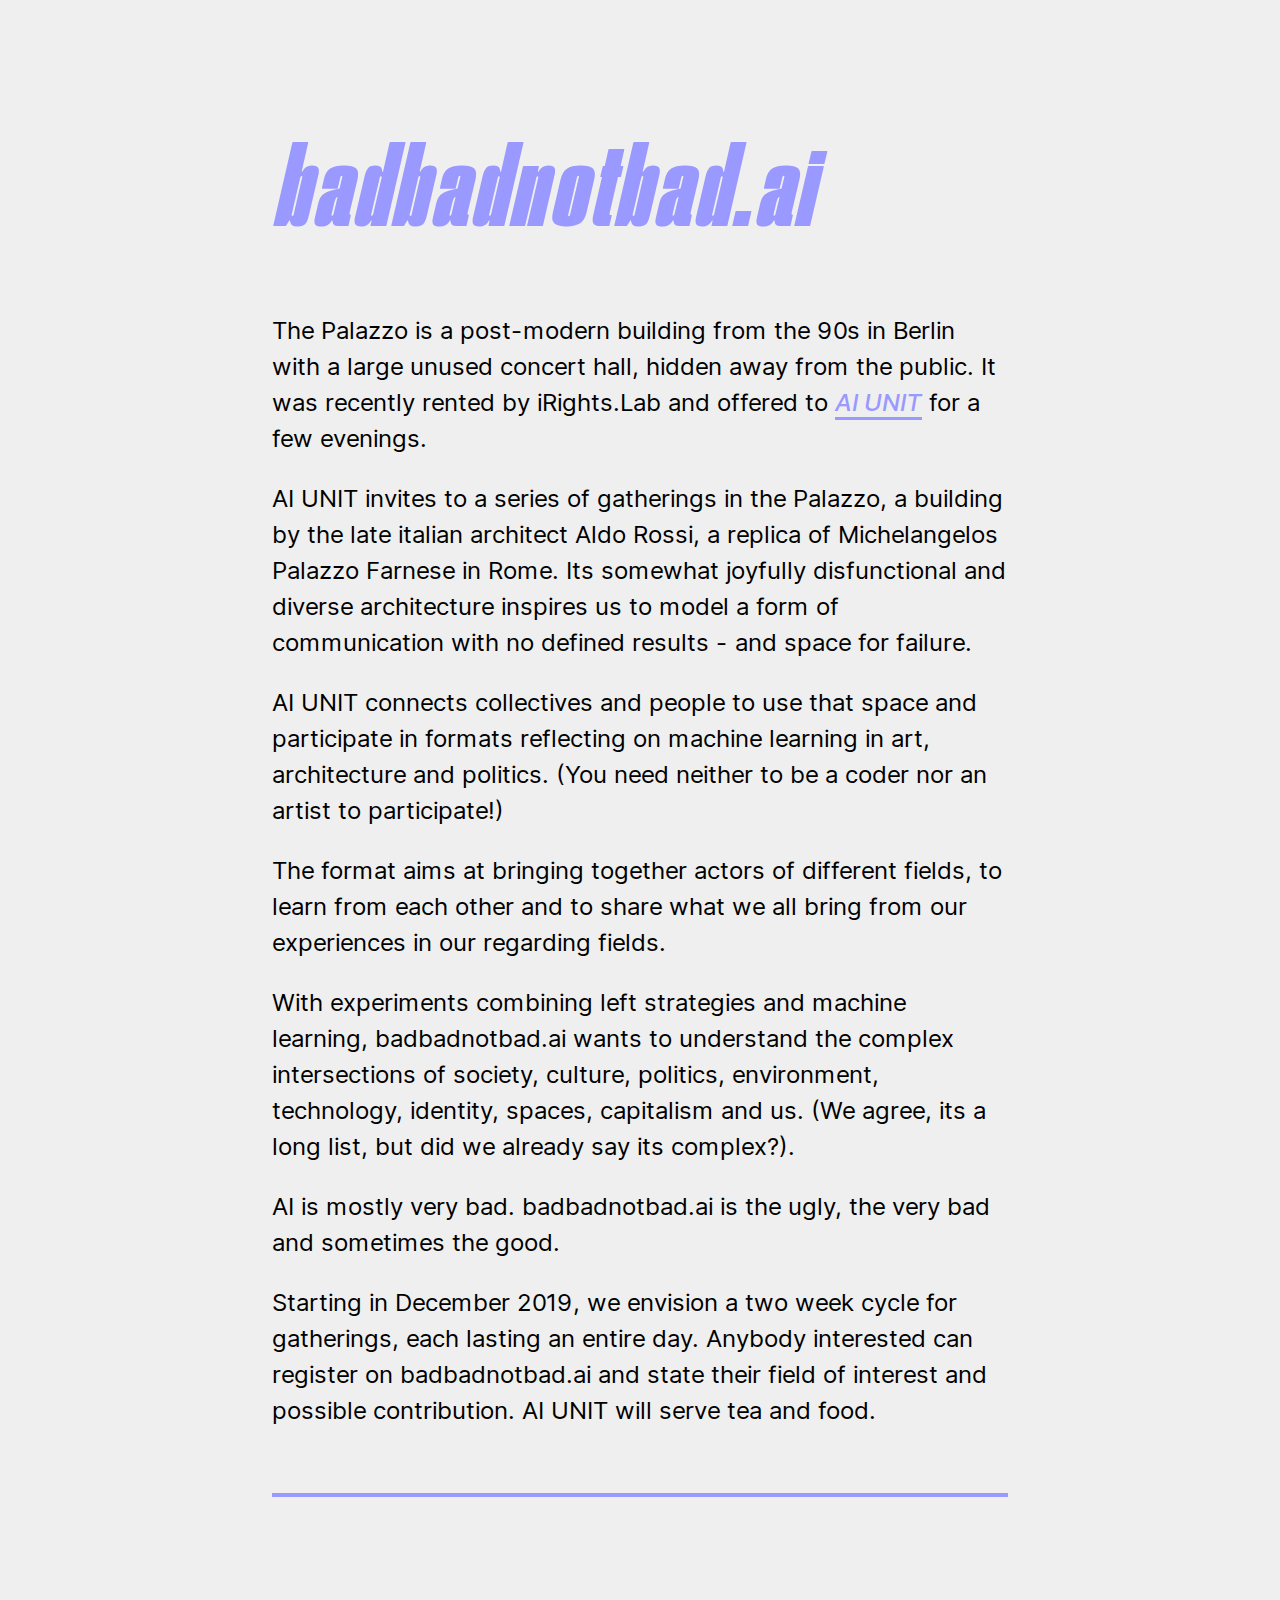
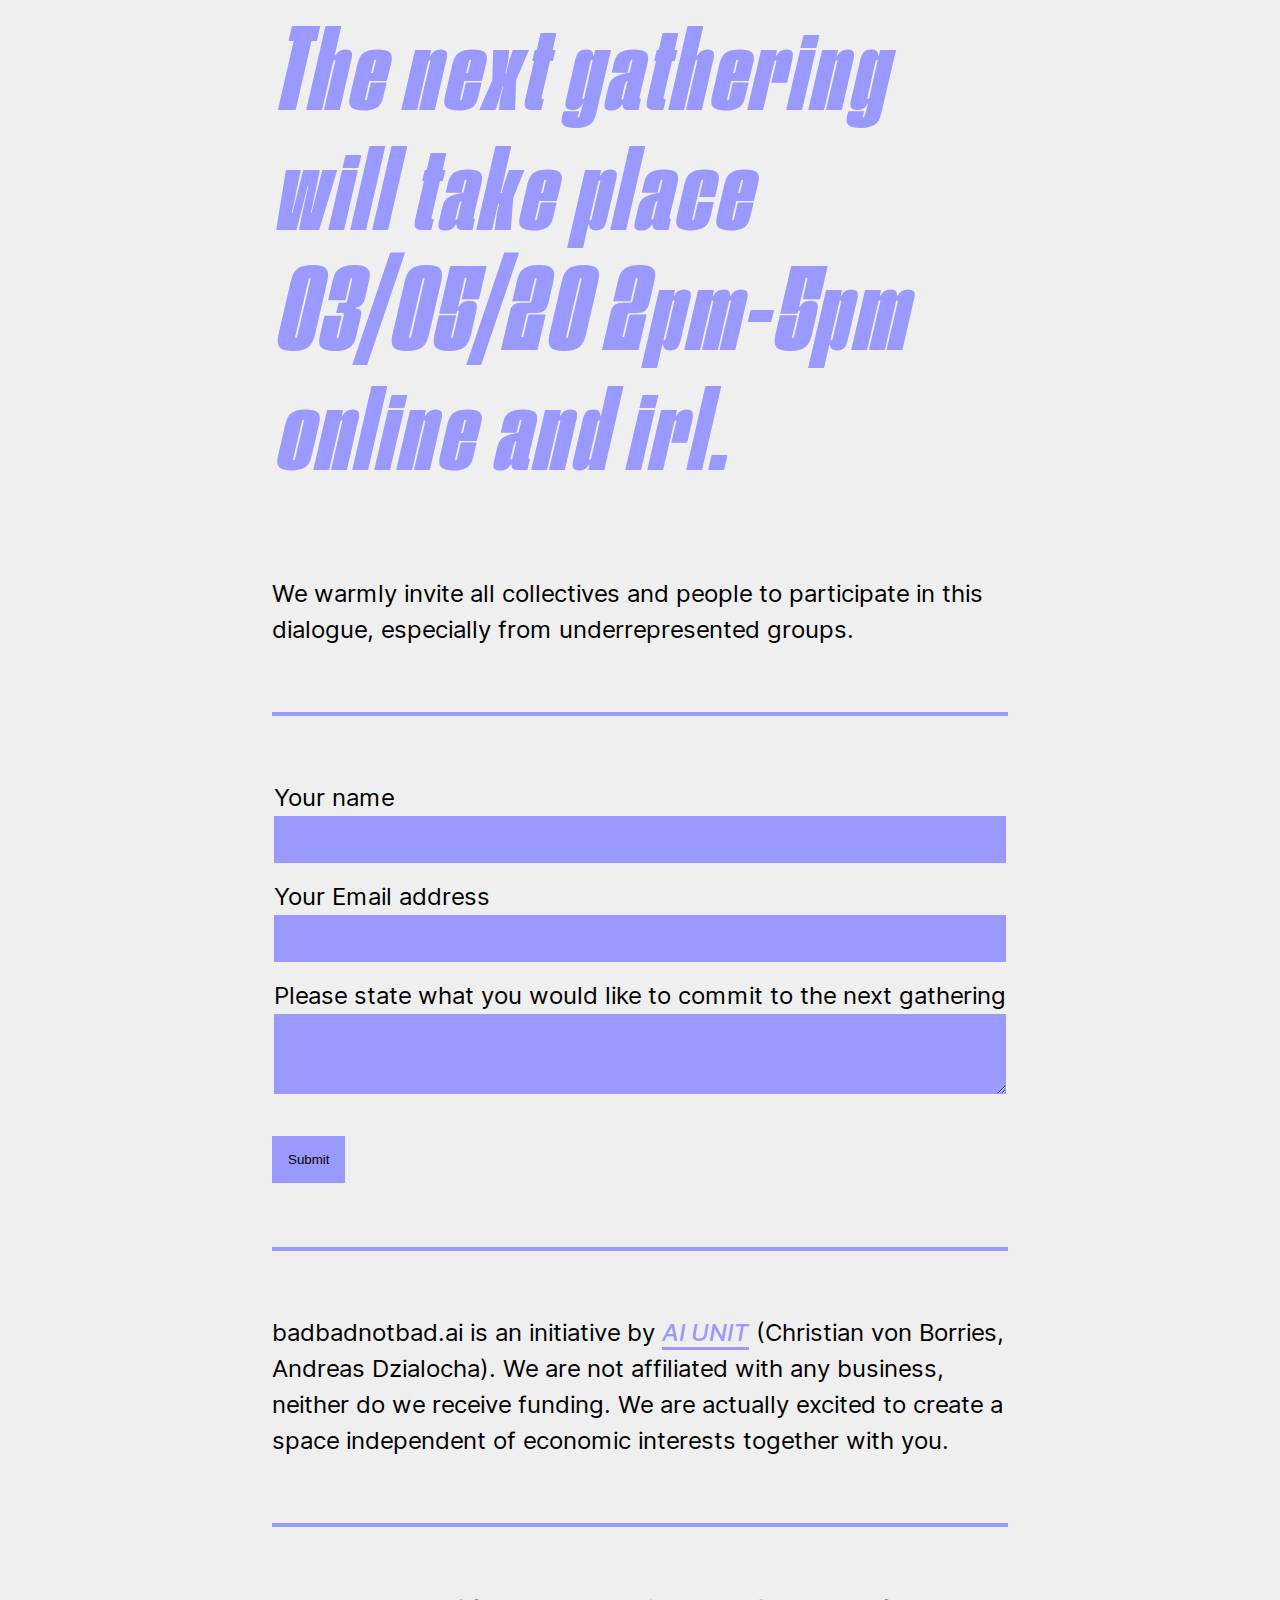
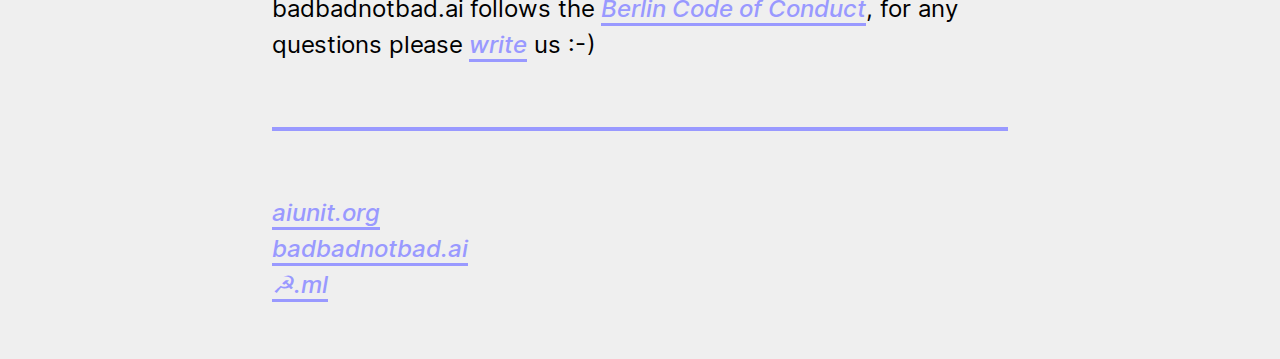
<file: index.html>
<!DOCTYPE html>
<html>
  <head>
    <meta charset="utf-8">
    <meta http-equiv="X-UA-Compatible" content="IE=edge">
    <meta name="viewport" content="width=device-width,initial-scale=1,maximum-scale=1,user-scalable=0">
    <title>badbadnotbad.ai</title>
    <link rel="stylesheet" href="/assets/styles.css">
  </head>

  <body>
    <h1>badbadnotbad.ai</h1>

    <p>The Palazzo is a post-modern building from the 90s in Berlin with a large unused concert hall, hidden away from the public. It was recently rented by iRights.Lab and offered to <a href="https://aiunit.org">AI UNIT</a> for a few evenings.</p>

    <p>AI UNIT invites to a series of gatherings in the Palazzo, a building by the late italian architect Aldo Rossi, a replica of Michelangelos Palazzo Farnese in Rome. Its somewhat joyfully disfunctional and diverse architecture inspires us to model a form of communication with no defined results - and space for failure.</p>

    <p>AI UNIT connects collectives and people to use that space and participate in formats reflecting on machine learning in art, architecture and politics. (You need neither to be a coder nor an artist to participate!)</p>

    <p>The format aims at bringing together actors of different fields, to learn from each other and to share what we all bring from our experiences in our regarding fields.</p>

    <p>With experiments combining left strategies and machine learning, badbadnotbad.ai wants to understand the complex intersections of society, culture, politics, environment, technology, identity, spaces, capitalism and us. (We agree, its a long list, but did we already say its complex?).</p>

    <p>AI is mostly very bad. badbadnotbad.ai is the ugly, the very bad and sometimes the good.</p>

    <p>Starting in December 2019, we envision a two week cycle for gatherings, each lasting an entire day. Anybody interested can register on badbadnotbad.ai and state their field of interest and possible contribution. AI UNIT will serve tea and food.</p>

    <hr />

    <h2>The next gathering will take place 03/05/20 2pm-5pm online and irl.</h2>

    <p>We warmly invite all collectives and people to participate in this dialogue, especially from underrepresented groups.</p>

    <hr />

    <form action="/thankyou/" name="call" method="POST" data-netlify="true">
      <fieldset>
        <label for="name">Your name</label>
        <input required name="name" id="name" type="text" />
      </fieldset>

      <fieldset>
        <label for="email">Your Email address</label>
        <input required name="email" id="email" type="email" />
      </fieldset>

      <fieldset>
        <label for="text">Please state what you would like to commit to the next gathering</label>
        <textarea required maxlength="1000" name="text" id="text"></textarea>
      </fieldset>

      <button type="submit">Submit</button>
    </form>

    <hr />

    <p>badbadnotbad.ai is an initiative by <a href="https://aiunit.org" target="_blank">AI UNIT</a> (Christian von Borries, Andreas Dzialocha). We are not affiliated with any business, neither do we receive funding. We are actually excited to create a space independent of economic interests together with you.</p>

    <hr />

    badbadnotbad.ai follows the <a href="https://berlincodeofconduct.org" target="_blank">Berlin Code of Conduct</a>, for any questions please <a href="mailto:mail@badbadnotbad.ai">write</a> us :-)

    <hr />

    <ul>
      <li><a href="https://aiunit.org/" target="_blank">aiunit.org</a></li>
      <li><a href="https://badbadnotbad.ai/" target="_blank">badbadnotbad.ai</a></li>
      <li><a href="https://☭.ml" target="_blank">☭.ml</a></li>
    </ul>
  </body>
</html>
</file>
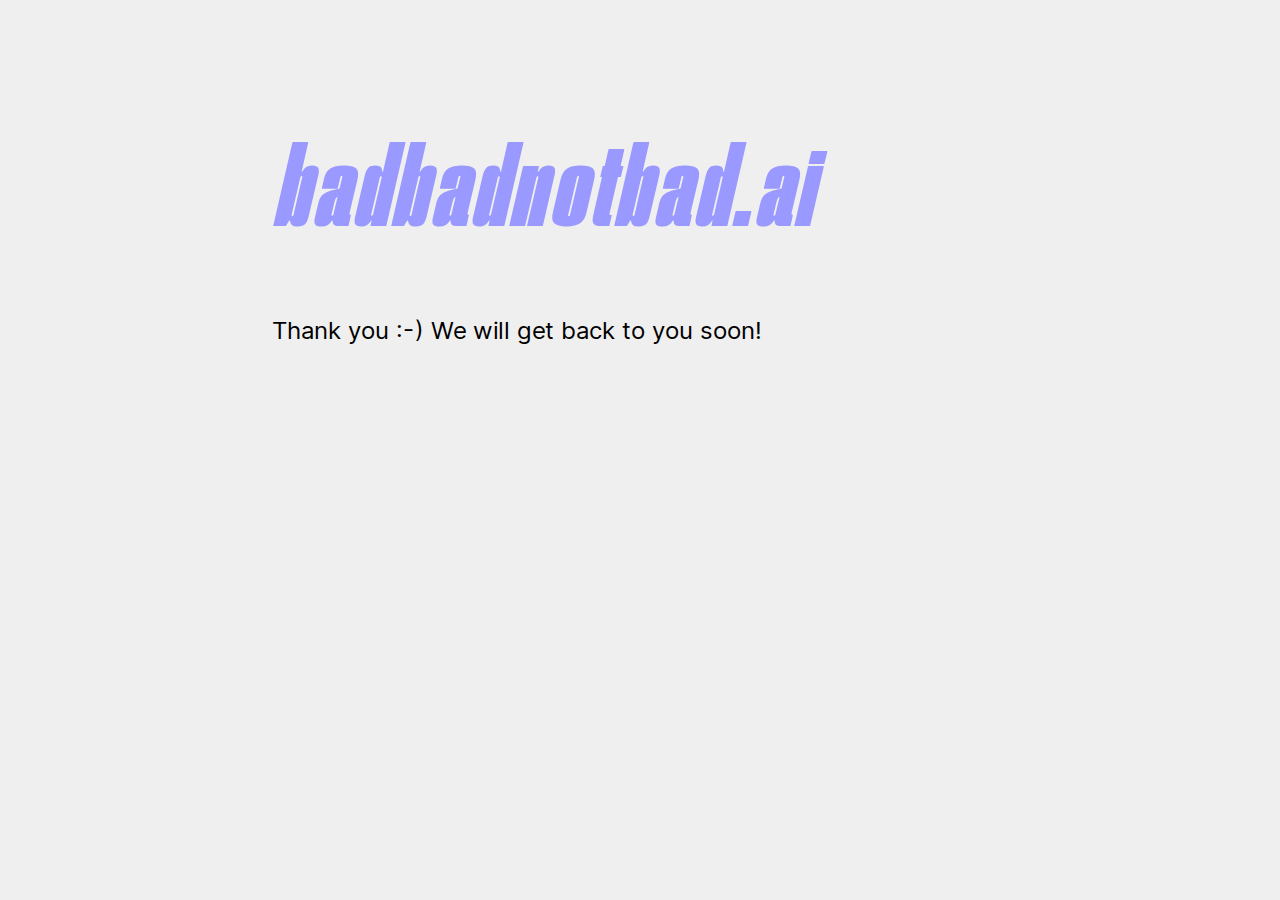
<file: thankyou/index.html>
<!DOCTYPE html>
<html>
  <head>
    <meta charset="utf-8">
    <meta http-equiv="X-UA-Compatible" content="IE=edge">
    <meta name="viewport" content="width=device-width,initial-scale=1,maximum-scale=1,user-scalable=0">
    <title>badbadnotbad.ai</title>
    <link rel="stylesheet" href="/assets/styles.css">
  </head>

  <body>
    <h1>badbadnotbad.ai</h1>
    <p>Thank you :-) We will get back to you soon!</p>
  </body>
</html>
</file>
<file: assets/styles.css>
@import url("//hello.myfonts.net/count/39e11e");

@font-face {
  font-weight: 600;
  font-style: italic;
  font-family: "Fixture";
  src: url("fonts/Fixture-SemiBoldItalic.eot");
  src:
    url("fonts/Fixture-SemiBoldItalic.eot?#iefix") format("embedded-opentype"),
    url("fonts/Fixture-SemiBoldItalic.woff2") format("woff2"),
    url("fonts/Fixture-SemiBoldItalic.woff") format("woff"),
    url("fonts/Fixture-SemiBoldItalic.ttf") format("truetype");
}

@font-face {
  font-weight: 400;
  font-style: normal;
  font-family: "Inter";
  src:
    url("fonts/Inter-Regular.woff2") format("woff2"),
    url("fonts/Inter-Regular.woff") format("woff");
}

@font-face {
  font-weight: 400;
  font-style: italic;
  font-family: "Inter";
  src:
    url("fonts/Inter-Italic.woff2") format("woff2"),
    url("fonts/Inter-Italic.woff") format("woff");
}

@font-face {
  font-weight: 500;
  font-style: normal;
  font-family: "Inter";
  src:
    url("fonts/Inter-Medium.woff2") format("woff2"),
    url("fonts/Inter-Medium.woff") format("woff");
}

@font-face {
  font-weight: 500;
  font-style: italic;
  font-family: "Inter";
  src:
    url("fonts/Inter-MediumItalic.woff2") format("woff2"),
    url("fonts/Inter-MediumItalic.woff") format("woff");
}

*,
*::before,
*::after {
  box-sizing: border-box;

  text-rendering: optimizeLegibility;
}

body {
  max-width: 50rem;

  margin: 0 auto;
  padding: 2rem;

  background-color: #efefef;

  font-family: Inter, sans-serif;
  font-size: 1.5em;

  line-height: 1.5;
}

h1,
h2,
h3,
h4,
h5,
h6,
strong {
  font-weight: 500;
}

h1,
h2,
h3,
h4 {
  font-family: "Fixture", sans-serif;
  font-weight: 600;
  font-style: italic;
  font-size: 5em;

  letter-spacing: 4px;

  line-height: 1;

  color: #99f;

  word-wrap: break-word;
}

@media (max-width: 700px) {
  h1,
  h2,
  h3,
  h4 {
    font-size: 2.5em;
  }
}

hr {
  margin-top: 4rem;
  margin-bottom: 4rem;

  border: 0;
  border-bottom: 4px solid #99f;
}

a {
  color: #99f;

  font-weight: 500;
  font-style: italic;

  text-decoration: none;

  border-bottom: 3px solid #99f;
}

img {
  max-width: 100%;
}

ul {
  padding: 0;

  list-style: none;
}

fieldset {
  padding: 0;
  margin-bottom: 1rem;

  border: 0;
}

label {
  display: block;
}

button,
input,
textarea {
  padding: 1rem;

  border: 0;

  background-color: #99f;

  color: #000;

  font-family: Arial, sans-serif;
}

input,
textarea {
  width: 100%;
  min-width: 100%;
  max-width: 100%;
}

textarea {
  height: 5rem;
}

button {
  margin-top: 1rem;

  cursor: pointer;
}
</file>
